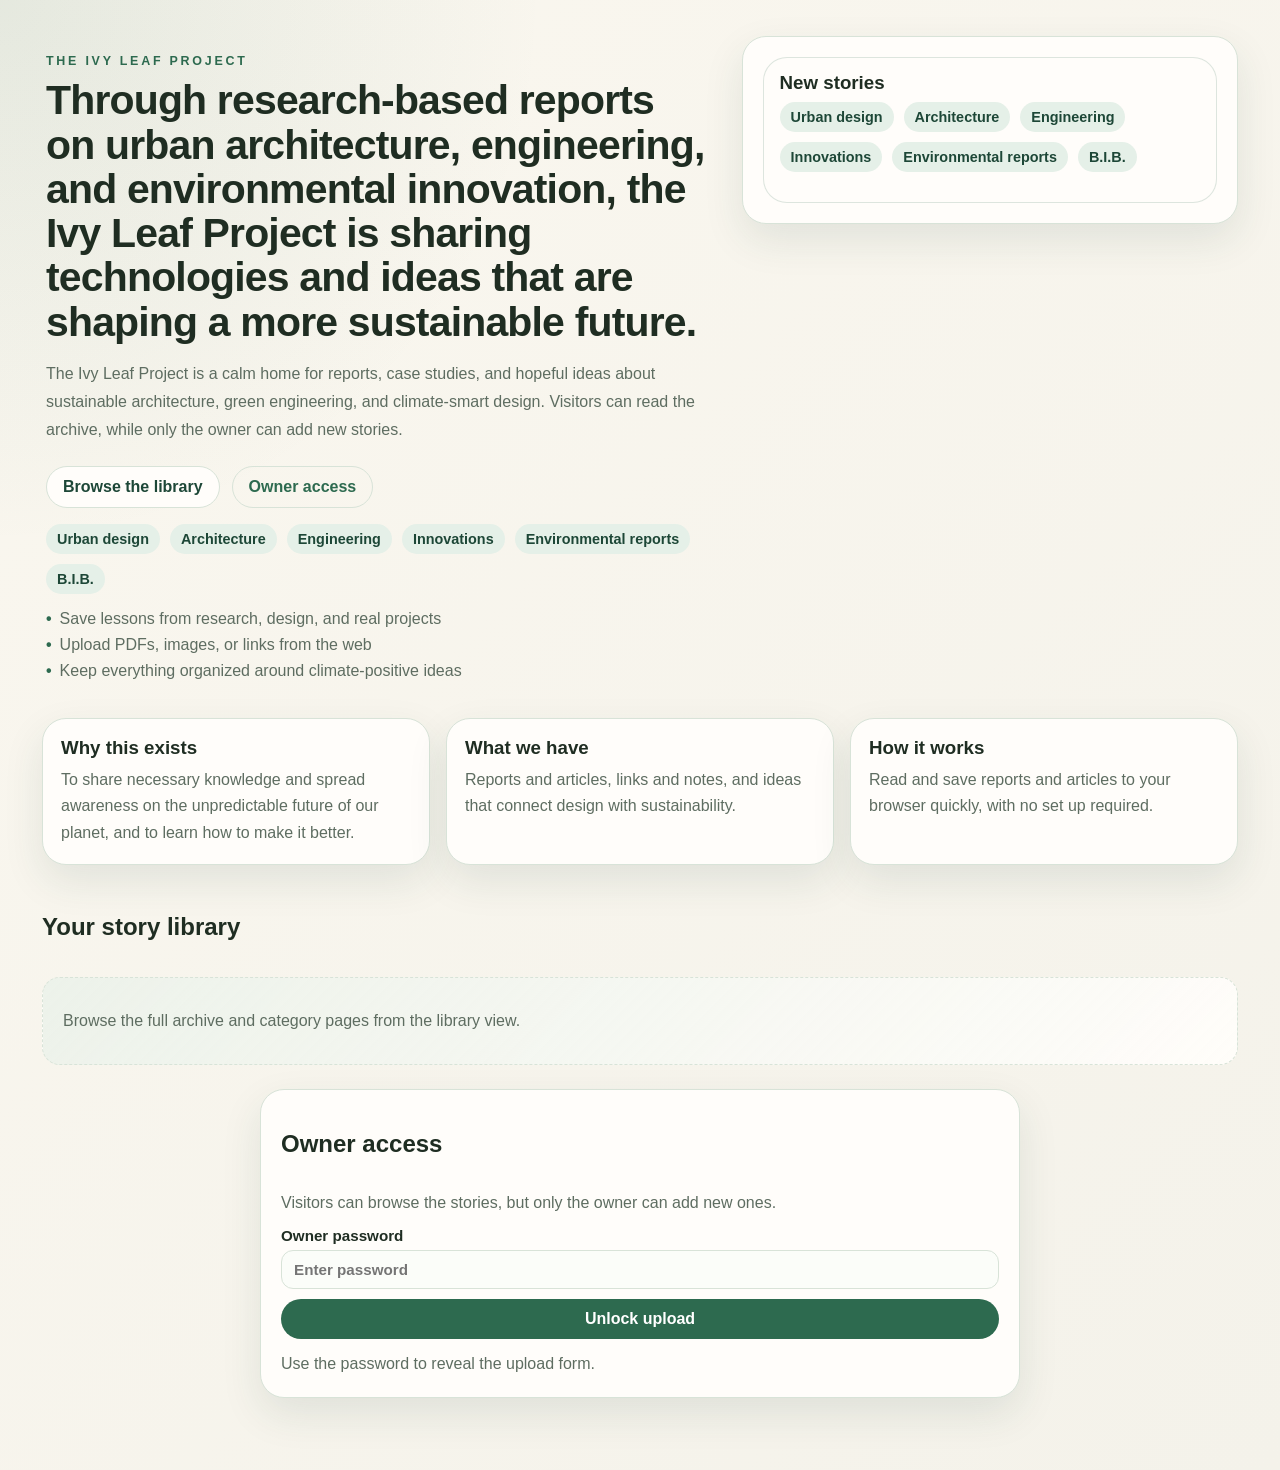
<file: index.html>
<!DOCTYPE html>
<html lang="en">
  <head>
    <meta charset="UTF-8" />
    <meta name="viewport" content="width=device-width, initial-scale=1.0" />
    <meta name="description" content="Ivy Leaf is a simple space to collect ideas, stories, and reports about sustainable architecture and engineering." />
    <title>The Ivy Leaf Project</title>
    <link rel="stylesheet" href="styles.css?v=20260920-3" />
  </head>
  <body>
    <main class="page-shell">
      <header class="hero">
        <div class="hero-content">
          <p class="eyebrow">The Ivy Leaf Project</p>
          <h1>Through research-based reports on urban architecture, engineering, and environmental innovation, the Ivy Leaf Project is sharing technologies and ideas that are shaping a more sustainable future.</h1>
          <p class="hero-copy">
            The Ivy Leaf Project is a calm home for reports, case studies, and hopeful ideas about sustainable architecture,
            green engineering, and climate-smart design. Visitors can read the archive, while only the owner can add new stories.
          </p>
          <div class="hero-actions">
            <a class="button secondary" href="library.html">Browse the library</a>
            <a class="button ghost" href="#owner-access">Owner access</a>
          </div>
          <div class="topic-row" aria-label="New stories">
            <a class="topic-pill" href="urban-design.html">Urban design</a>
            <a class="topic-pill" href="architecture.html">Architecture</a>
            <a class="topic-pill" href="engineering.html">Engineering</a>
            <a class="topic-pill" href="innovations.html">Innovations</a>
            <a class="topic-pill" href="environmental-reports.html">Environmental reports</a>
            <a class="topic-pill" href="building-it-better.html">B.I.B.</a>
          </div>
          <ul class="feature-list">
            <li>Save lessons from research, design, and real projects</li>
            <li>Upload PDFs, images, or links from the web</li>
            <li>Keep everything organized around climate-positive ideas</li>
          </ul>
        </div>

        <div class="hero-card">
          <div class="info-card compact-card">
            <h3>New stories</h3>
            <div class="topic-row" aria-label="New stories">
              <a class="topic-pill" href="urban-design.html">Urban design</a>
              <a class="topic-pill" href="architecture.html">Architecture</a>
              <a class="topic-pill" href="engineering.html">Engineering</a>
              <a class="topic-pill" href="innovations.html">Innovations</a>
              <a class="topic-pill" href="environmental-reports.html">Environmental reports</a>
              <a class="topic-pill" href="building-it-better.html">B.I.B.</a>
            </div>
          </div>
        </div>
      </header>

      <section class="intro-grid" aria-label="How Ivy Leaf helps">
        <article class="info-card">
          <h3>Why this exists</h3>
          <p>To share necessary knowledge and spread awareness on the unpredictable future of our planet, and to learn how to make it better.</p>
        </article>
        <article class="info-card">
          <h3>What we have</h3>
          <p>Reports and articles, links and notes, and ideas that connect design with sustainability.</p>
        </article>
        <article class="info-card">
          <h3>How it works</h3>
          <p>Read and save reports and articles to your browser quickly, with no set up required.</p>
        </article>
      </section>

      <section class="library-section" id="library-section">
        <div class="section-heading">
          <h2>Your story library</h2>
        </div>
        <div class="archive-preview">
          <p>Browse the full archive and category pages from the library view.</p>
        </div>
      </section>

      <section class="owner-section" id="owner-access">
        <div class="owner-card">
          <div id="unlock-panel" class="upload-panel">
            <h2>Owner access</h2>
            <p class="upload-copy">Visitors can browse the stories, but only the owner can add new ones.</p>
            <form id="unlock-form" class="unlock-form">
              <label>
                Owner password
                <input name="password" type="password" placeholder="Enter password" />
              </label>
              <button type="submit">Unlock upload</button>
            </form>
            <p id="unlock-message" class="unlock-message">Use the password to reveal the upload form.</p>
          </div>

          <div id="upload-form-wrapper" class="upload-form-wrapper hidden">
            <h2>Add a new story</h2>
            <form id="report-form">
              <label>
                Story title
                <input name="title" type="text" placeholder="Passive house case study" required />
              </label>
              <label>
                Theme
                <input name="category" type="text" placeholder="Energy / Materials / Urban planning" />
              </label>
              <label>
                Source link
                <input name="sourceUrl" type="url" placeholder="https://..." />
              </label>
              <label>
                What stood out?
                <textarea name="notes" rows="3" placeholder="Share a key insight, lesson, or hopeful idea."></textarea>
              </label>
              <label>
                Upload multiple screenshots/images for this story
                <input name="file" type="file" accept="image/*" multiple />
              </label>
              <button type="submit">Save story</button>
            </form>
          </div>
        </div>
      </section>
    </main>

    <script type="module" src="app.js?v=20260920-3"></script>
  </body>
</html>
</file>
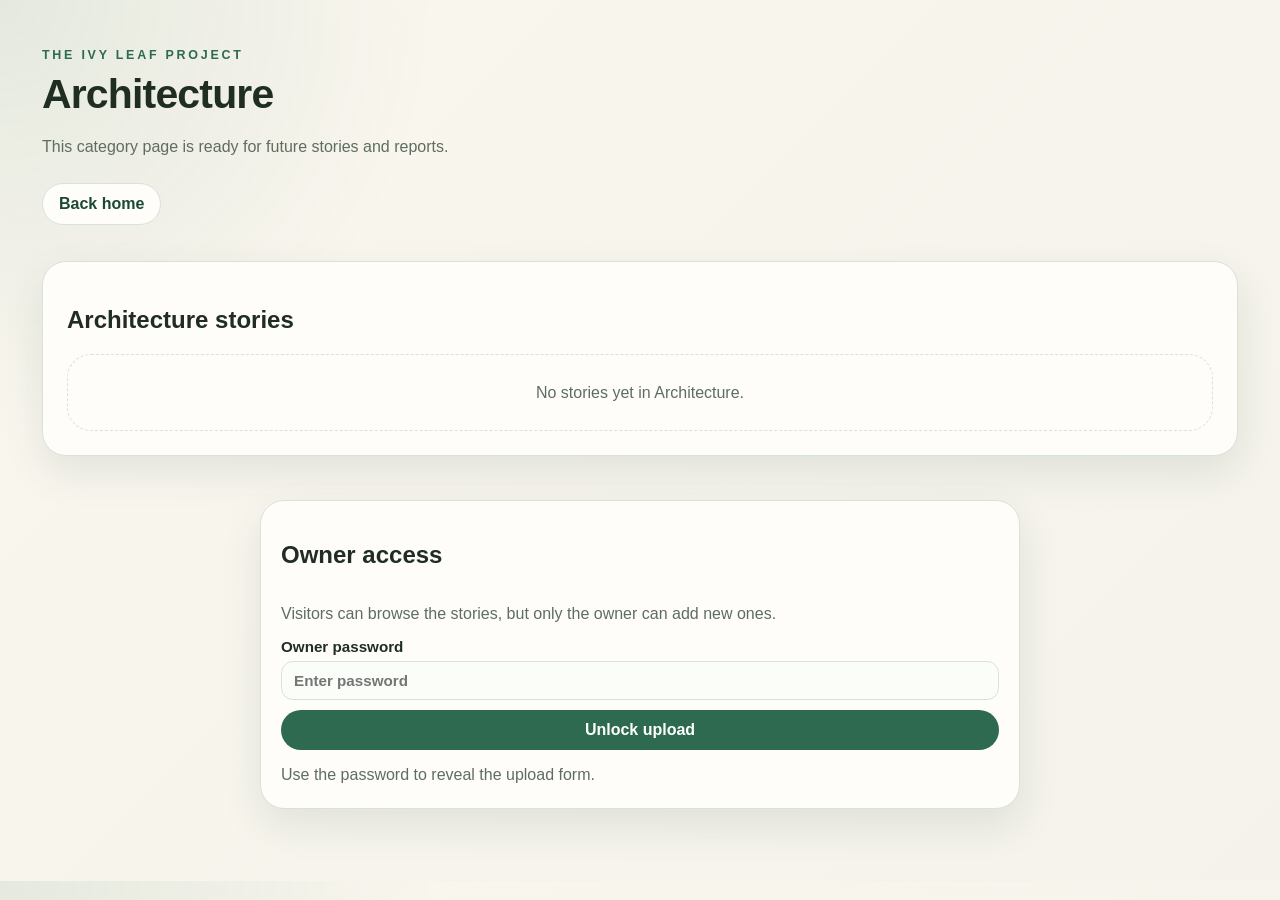
<file: architecture.html>
<!DOCTYPE html>
<html lang="en">
  <head>
    <meta charset="UTF-8" />
    <meta name="viewport" content="width=device-width, initial-scale=1.0" />
    <title>Architecture | The Ivy Leaf Project</title>
    <link rel="stylesheet" href="styles.css?v=20260920-3" />
  </head>
  <body>
    <main class="page-shell archive-page">
      <header class="archive-header">
        <p class="eyebrow">The Ivy Leaf Project</p>
        <h1>Architecture</h1>
        <p class="hero-copy">This category page is ready for future stories and reports.</p>
        <div class="hero-actions">
          <a class="button secondary" href="index.html">Back home</a>
        </div>
      </header>
      <section class="archive-card">
        <h2>Architecture stories</h2>
        <div id="report-list" class="report-list"></div>
      </section>

      <section class="owner-section" id="owner-access">
        <div class="owner-card">
          <div id="unlock-panel" class="upload-panel">
            <h2>Owner access</h2>
            <p class="upload-copy">Visitors can browse the stories, but only the owner can add new ones.</p>
            <form id="unlock-form" class="unlock-form">
              <label>
                Owner password
                <input name="password" type="password" placeholder="Enter password" />
              </label>
              <button type="submit">Unlock upload</button>
            </form>
            <p id="unlock-message" class="unlock-message">Use the password to reveal the upload form.</p>
          </div>

          <div id="upload-form-wrapper" class="upload-form-wrapper hidden">
            <h2>Add a new story</h2>
            <form id="report-form">
              <label>
                Story title
                <input name="title" type="text" placeholder="Passive house case study" required />
              </label>
              <label>
                Theme
                <input name="category" type="text" placeholder="Energy / Materials / Urban planning" />
              </label>
              <label>
                Source link
                <input name="sourceUrl" type="url" placeholder="https://..." />
              </label>
              <label>
                What stood out?
                <textarea name="notes" rows="3" placeholder="Share a key insight, lesson, or hopeful idea."></textarea>
              </label>
              <label>
                Upload multiple screenshots/images for this story
                <input name="file" type="file" accept="image/*" multiple />
              </label>
              <button type="submit">Save story</button>
            </form>
          </div>
        </div>
      </section>
    </main>
    <script type="module" src="app.js?v=20260920-3"></script>
  </body>
</html>
</file>
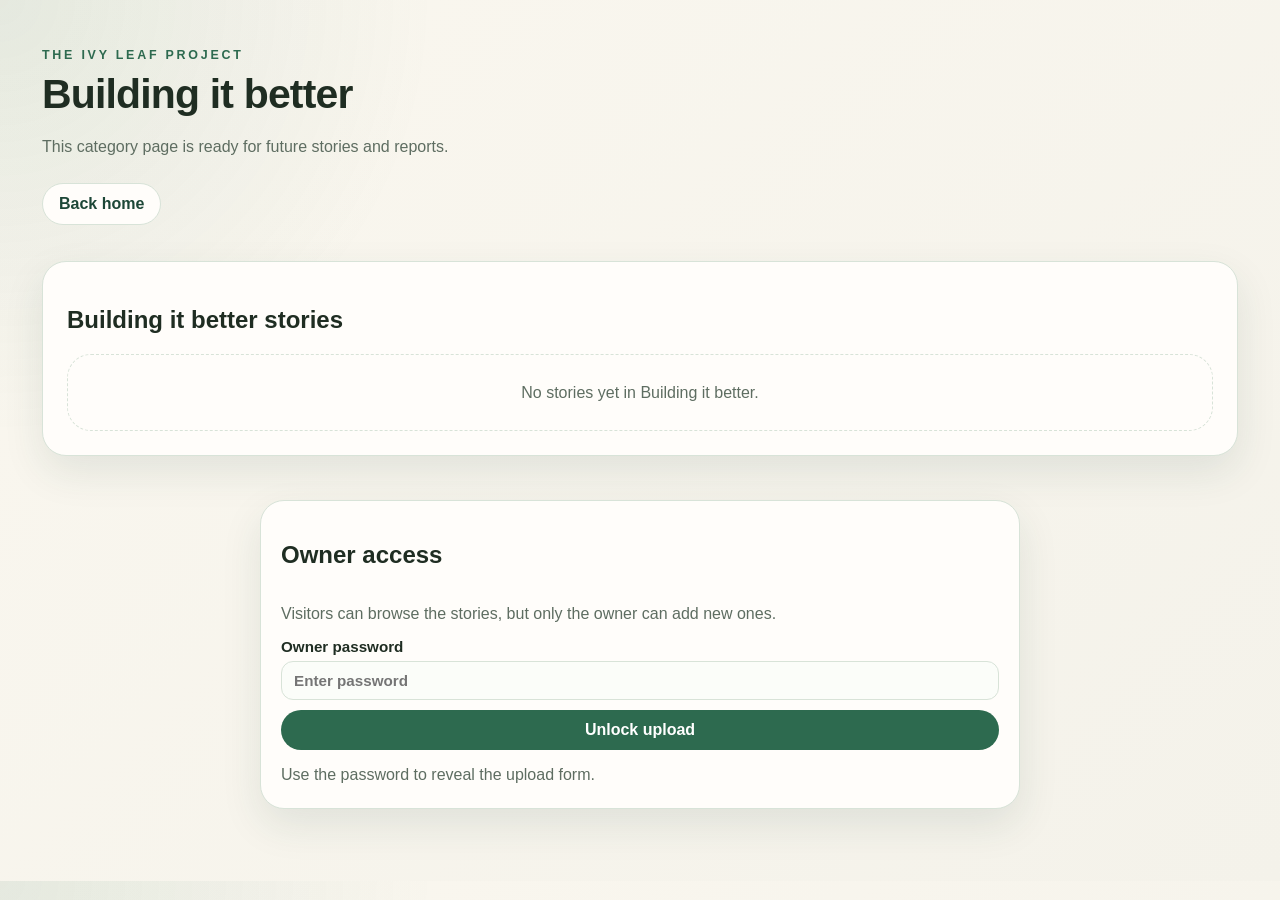
<file: building-it-better.html>
<!DOCTYPE html>
<html lang="en">
  <head>
    <meta charset="UTF-8" />
    <meta name="viewport" content="width=device-width, initial-scale=1.0" />
    <title>Building it better | The Ivy Leaf Project</title>
    <link rel="stylesheet" href="styles.css?v=20260920-3" />
  </head>
  <body>
    <main class="page-shell archive-page">
      <header class="archive-header">
        <p class="eyebrow">The Ivy Leaf Project</p>
        <h1>Building it better</h1>
        <p class="hero-copy">This category page is ready for future stories and reports.</p>
        <div class="hero-actions">
          <a class="button secondary" href="index.html">Back home</a>
        </div>
      </header>
      <section class="archive-card">
        <h2>Building it better stories</h2>
        <div id="report-list" class="report-list"></div>
      </section>

      <section class="owner-section" id="owner-access">
        <div class="owner-card">
          <div id="unlock-panel" class="upload-panel">
            <h2>Owner access</h2>
            <p class="upload-copy">Visitors can browse the stories, but only the owner can add new ones.</p>
            <form id="unlock-form" class="unlock-form">
              <label>
                Owner password
                <input name="password" type="password" placeholder="Enter password" />
              </label>
              <button type="submit">Unlock upload</button>
            </form>
            <p id="unlock-message" class="unlock-message">Use the password to reveal the upload form.</p>
          </div>

          <div id="upload-form-wrapper" class="upload-form-wrapper hidden">
            <h2>Add a new story</h2>
            <form id="report-form">
              <label>
                Story title
                <input name="title" type="text" placeholder="Passive house case study" required />
              </label>
              <label>
                Theme
                <input name="category" type="text" placeholder="Energy / Materials / Urban planning" />
              </label>
              <label>
                Source link
                <input name="sourceUrl" type="url" placeholder="https://..." />
              </label>
              <label>
                What stood out?
                <textarea name="notes" rows="3" placeholder="Share a key insight, lesson, or hopeful idea."></textarea>
              </label>
              <label>
                Upload multiple screenshots/images for this story
                <input name="file" type="file" accept="image/*" multiple />
              </label>
              <button type="submit">Save story</button>
            </form>
          </div>
        </div>
      </section>
    </main>
    <script type="module" src="app.js?v=20260920-3"></script>
  </body>
</html>
</file>
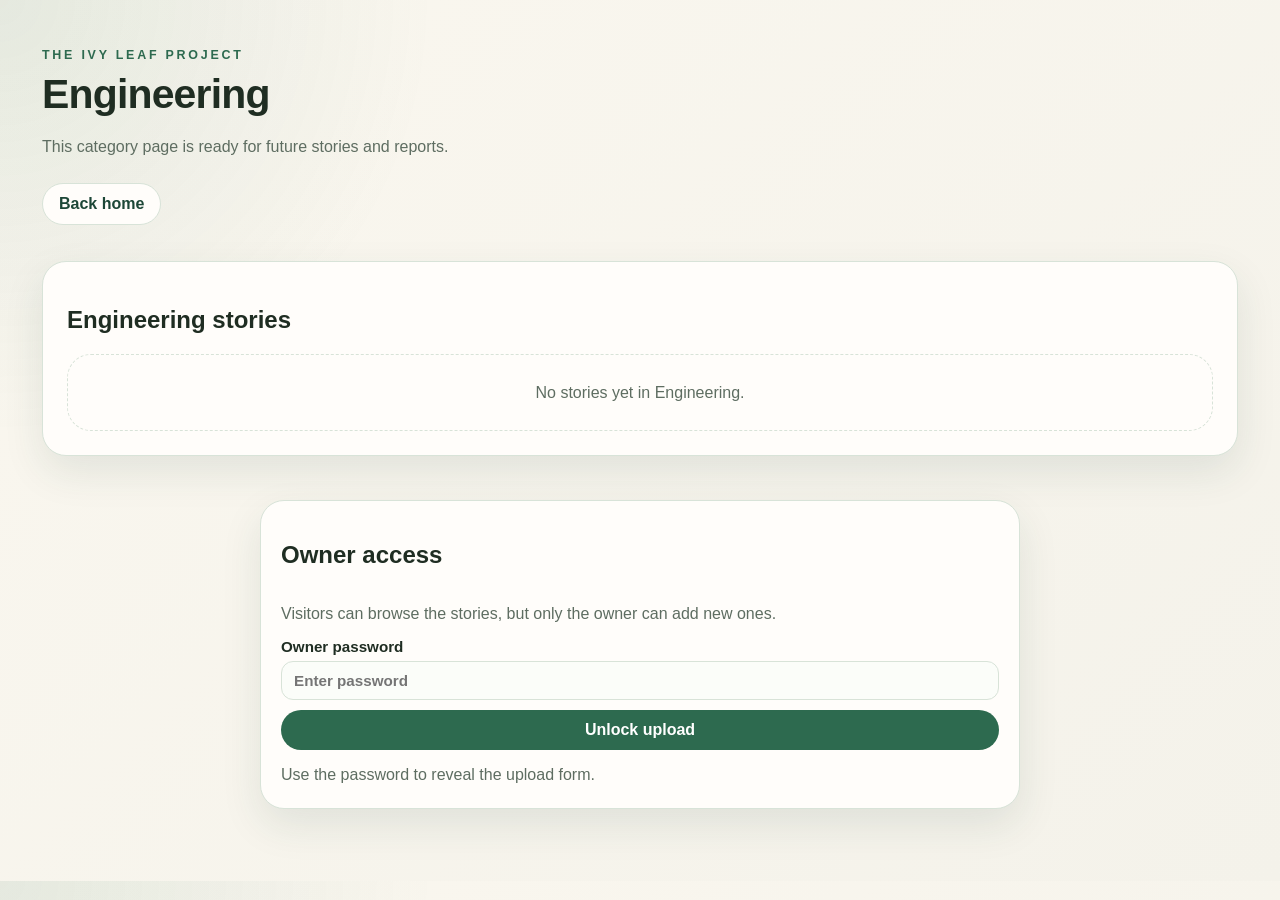
<file: engineering.html>
<!DOCTYPE html>
<html lang="en">
  <head>
    <meta charset="UTF-8" />
    <meta name="viewport" content="width=device-width, initial-scale=1.0" />
    <title>Engineering | The Ivy Leaf Project</title>
    <link rel="stylesheet" href="styles.css?v=20260920-3" />
  </head>
  <body>
    <main class="page-shell archive-page">
      <header class="archive-header">
        <p class="eyebrow">The Ivy Leaf Project</p>
        <h1>Engineering</h1>
        <p class="hero-copy">This category page is ready for future stories and reports.</p>
        <div class="hero-actions">
          <a class="button secondary" href="index.html">Back home</a>
        </div>
      </header>
      <section class="archive-card">
        <h2>Engineering stories</h2>
        <div id="report-list" class="report-list"></div>
      </section>

      <section class="owner-section" id="owner-access">
        <div class="owner-card">
          <div id="unlock-panel" class="upload-panel">
            <h2>Owner access</h2>
            <p class="upload-copy">Visitors can browse the stories, but only the owner can add new ones.</p>
            <form id="unlock-form" class="unlock-form">
              <label>
                Owner password
                <input name="password" type="password" placeholder="Enter password" />
              </label>
              <button type="submit">Unlock upload</button>
            </form>
            <p id="unlock-message" class="unlock-message">Use the password to reveal the upload form.</p>
          </div>

          <div id="upload-form-wrapper" class="upload-form-wrapper hidden">
            <h2>Add a new story</h2>
            <form id="report-form">
              <label>
                Story title
                <input name="title" type="text" placeholder="Passive house case study" required />
              </label>
              <label>
                Theme
                <input name="category" type="text" placeholder="Energy / Materials / Urban planning" />
              </label>
              <label>
                Source link
                <input name="sourceUrl" type="url" placeholder="https://..." />
              </label>
              <label>
                What stood out?
                <textarea name="notes" rows="3" placeholder="Share a key insight, lesson, or hopeful idea."></textarea>
              </label>
              <label>
                Upload multiple screenshots/images for this story
                <input name="file" type="file" accept="image/*" multiple />
              </label>
              <button type="submit">Save story</button>
            </form>
          </div>
        </div>
      </section>
    </main>
    <script type="module" src="app.js?v=20260920-3"></script>
  </body>
</html>
</file>
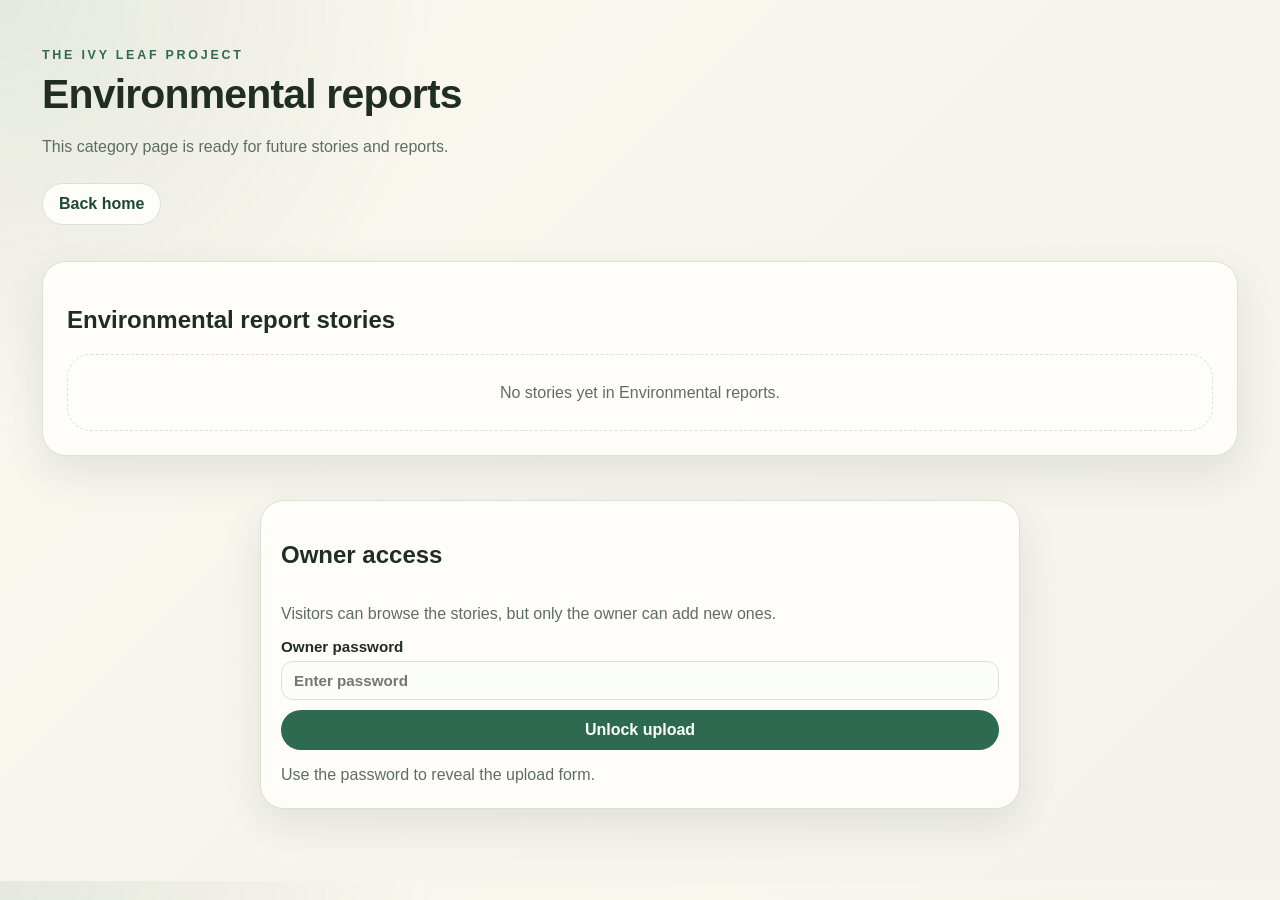
<file: environmental-reports.html>
<!DOCTYPE html>
<html lang="en">
  <head>
    <meta charset="UTF-8" />
    <meta name="viewport" content="width=device-width, initial-scale=1.0" />
    <title>Environmental Reports | The Ivy Leaf Project</title>
    <link rel="stylesheet" href="styles.css?v=20260920-3" />
  </head>
  <body>
    <main class="page-shell archive-page">
      <header class="archive-header">
        <p class="eyebrow">The Ivy Leaf Project</p>
        <h1>Environmental reports</h1>
        <p class="hero-copy">This category page is ready for future stories and reports.</p>
        <div class="hero-actions">
          <a class="button secondary" href="index.html">Back home</a>
        </div>
      </header>
      <section class="archive-card">
        <h2>Environmental report stories</h2>
        <div id="report-list" class="report-list"></div>
      </section>

      <section class="owner-section" id="owner-access">
        <div class="owner-card">
          <div id="unlock-panel" class="upload-panel">
            <h2>Owner access</h2>
            <p class="upload-copy">Visitors can browse the stories, but only the owner can add new ones.</p>
            <form id="unlock-form" class="unlock-form">
              <label>
                Owner password
                <input name="password" type="password" placeholder="Enter password" />
              </label>
              <button type="submit">Unlock upload</button>
            </form>
            <p id="unlock-message" class="unlock-message">Use the password to reveal the upload form.</p>
          </div>

          <div id="upload-form-wrapper" class="upload-form-wrapper hidden">
            <h2>Add a new story</h2>
            <form id="report-form">
              <label>
                Story title
                <input name="title" type="text" placeholder="Passive house case study" required />
              </label>
              <label>
                Theme
                <input name="category" type="text" placeholder="Energy / Materials / Urban planning" />
              </label>
              <label>
                Source link
                <input name="sourceUrl" type="url" placeholder="https://..." />
              </label>
              <label>
                What stood out?
                <textarea name="notes" rows="3" placeholder="Share a key insight, lesson, or hopeful idea."></textarea>
              </label>
              <label>
                Upload multiple screenshots/images for this story
                <input name="file" type="file" accept="image/*" multiple />
              </label>
              <button type="submit">Save story</button>
            </form>
          </div>
        </div>
      </section>
    </main>
    <script type="module" src="app.js?v=20260920-3"></script>
  </body>
</html>
</file>
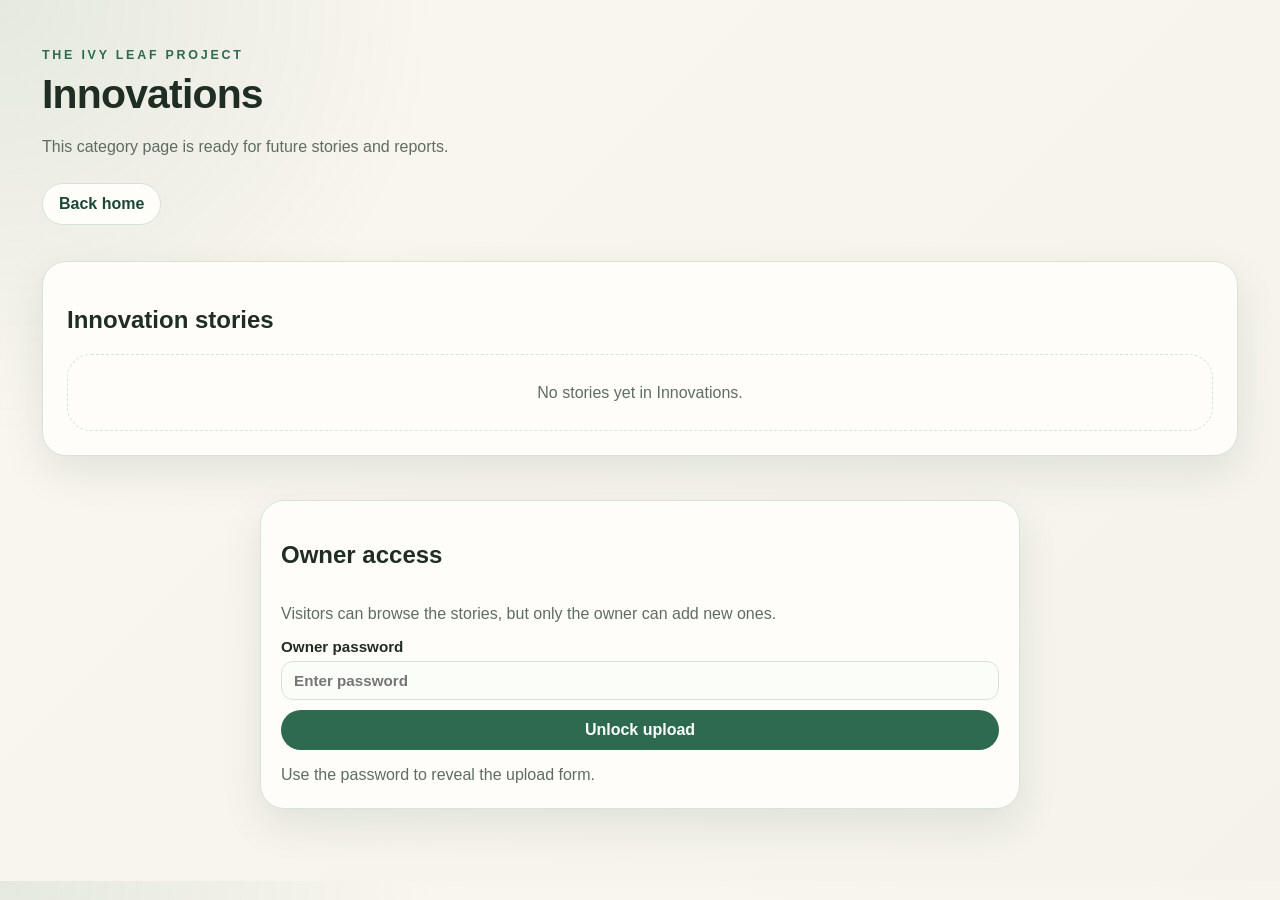
<file: innovations.html>
<!DOCTYPE html>
<html lang="en">
  <head>
    <meta charset="UTF-8" />
    <meta name="viewport" content="width=device-width, initial-scale=1.0" />
    <title>Innovations | The Ivy Leaf Project</title>
    <link rel="stylesheet" href="styles.css?v=20260920-3" />
  </head>
  <body>
    <main class="page-shell archive-page">
      <header class="archive-header">
        <p class="eyebrow">The Ivy Leaf Project</p>
        <h1>Innovations</h1>
        <p class="hero-copy">This category page is ready for future stories and reports.</p>
        <div class="hero-actions">
          <a class="button secondary" href="index.html">Back home</a>
        </div>
      </header>
      <section class="archive-card">
        <h2>Innovation stories</h2>
        <div id="report-list" class="report-list"></div>
      </section>

      <section class="owner-section" id="owner-access">
        <div class="owner-card">
          <div id="unlock-panel" class="upload-panel">
            <h2>Owner access</h2>
            <p class="upload-copy">Visitors can browse the stories, but only the owner can add new ones.</p>
            <form id="unlock-form" class="unlock-form">
              <label>
                Owner password
                <input name="password" type="password" placeholder="Enter password" />
              </label>
              <button type="submit">Unlock upload</button>
            </form>
            <p id="unlock-message" class="unlock-message">Use the password to reveal the upload form.</p>
          </div>

          <div id="upload-form-wrapper" class="upload-form-wrapper hidden">
            <h2>Add a new story</h2>
            <form id="report-form">
              <label>
                Story title
                <input name="title" type="text" placeholder="Passive house case study" required />
              </label>
              <label>
                Theme
                <input name="category" type="text" placeholder="Energy / Materials / Urban planning" />
              </label>
              <label>
                Source link
                <input name="sourceUrl" type="url" placeholder="https://..." />
              </label>
              <label>
                What stood out?
                <textarea name="notes" rows="3" placeholder="Share a key insight, lesson, or hopeful idea."></textarea>
              </label>
              <label>
                Upload multiple screenshots/images for this story
                <input name="file" type="file" accept="image/*" multiple />
              </label>
              <button type="submit">Save story</button>
            </form>
          </div>
        </div>
      </section>
    </main>
    <script type="module" src="app.js?v=20260920-3"></script>
  </body>
</html>
</file>
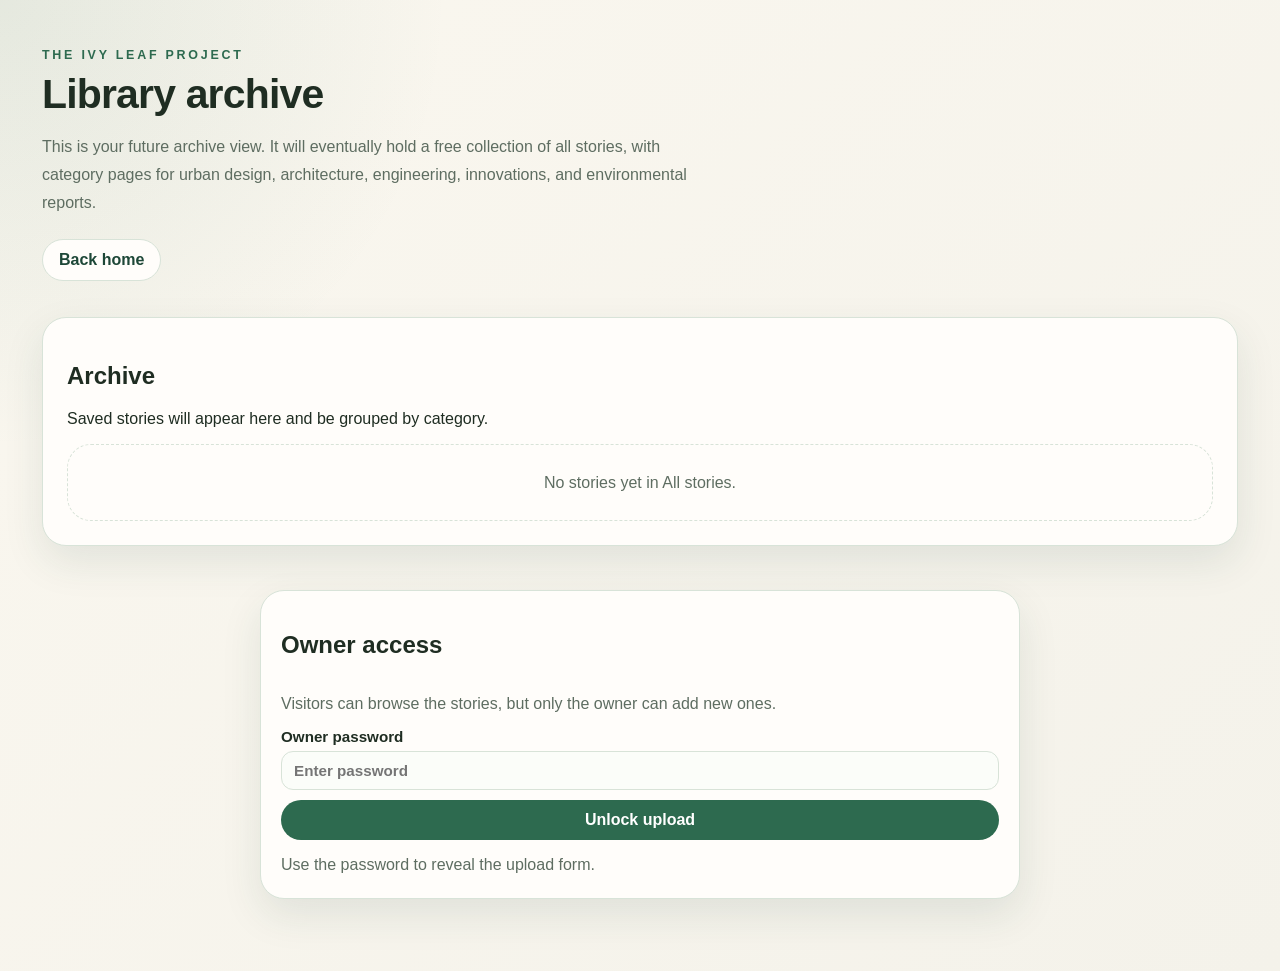
<file: library.html>
<!DOCTYPE html>
<html lang="en">
  <head>
    <meta charset="UTF-8" />
    <meta name="viewport" content="width=device-width, initial-scale=1.0" />
    <title>Library | The Ivy Leaf Project</title>
    <link rel="stylesheet" href="styles.css?v=20260920-3" />
  </head>
  <body>
    <main class="page-shell archive-page">
      <header class="archive-header">
        <p class="eyebrow">The Ivy Leaf Project</p>
        <h1>Library archive</h1>
        <p class="hero-copy">
          This is your future archive view. It will eventually hold a free collection of all stories,
          with category pages for urban design, architecture, engineering, innovations, and environmental reports.
        </p>
        <div class="hero-actions">
          <a class="button secondary" href="index.html">Back home</a>
        </div>
      </header>

      <section class="archive-card">
        <h2>Archive</h2>
        <p>Saved stories will appear here and be grouped by category.</p>
        <div id="report-list" class="report-list"></div>
      </section>

      <section class="owner-section" id="owner-access">
        <div class="owner-card">
          <div id="unlock-panel" class="upload-panel">
            <h2>Owner access</h2>
            <p class="upload-copy">Visitors can browse the stories, but only the owner can add new ones.</p>
            <form id="unlock-form" class="unlock-form">
              <label>
                Owner password
                <input name="password" type="password" placeholder="Enter password" />
              </label>
              <button type="submit">Unlock upload</button>
            </form>
            <p id="unlock-message" class="unlock-message">Use the password to reveal the upload form.</p>
          </div>

          <div id="upload-form-wrapper" class="upload-form-wrapper hidden">
            <h2>Add a new story</h2>
            <form id="report-form">
              <label>
                Story title
                <input name="title" type="text" placeholder="Passive house case study" required />
              </label>
              <label>
                Theme
                <input name="category" type="text" placeholder="Energy / Materials / Urban planning" />
              </label>
              <label>
                Source link
                <input name="sourceUrl" type="url" placeholder="https://..." />
              </label>
              <label>
                What stood out?
                <textarea name="notes" rows="3" placeholder="Share a key insight, lesson, or hopeful idea."></textarea>
              </label>
              <label>
                Upload multiple screenshots/images for this story
                <input name="file" type="file" accept="image/*" multiple />
              </label>
              <button type="submit">Save story</button>
            </form>
          </div>
        </div>
      </section>
    </main>

    <script type="module" src="app.js?v=20260920-3"></script>
  </body>
</html>
</file>
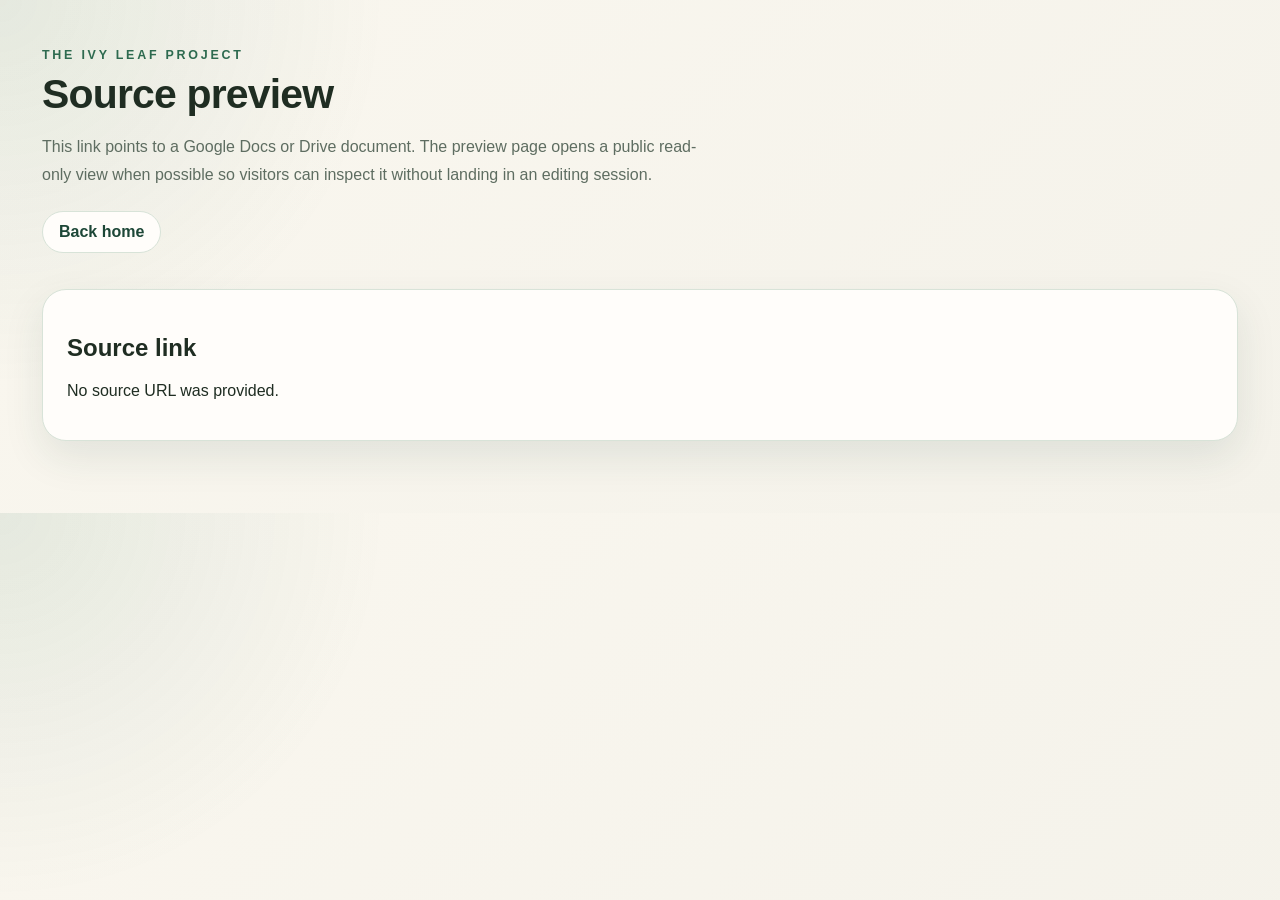
<file: source-preview.html>
<!DOCTYPE html>
<html lang="en">
  <head>
    <meta charset="UTF-8" />
    <meta name="viewport" content="width=device-width, initial-scale=1.0" />
    <title>Source Preview | The Ivy Leaf Project</title>
    <link rel="stylesheet" href="styles.css?v=20260718-2" />
  </head>
  <body>
    <main class="page-shell archive-page">
      <header class="archive-header">
        <p class="eyebrow">The Ivy Leaf Project</p>
        <h1>Source preview</h1>
        <p class="hero-copy">This link points to a Google Docs or Drive document. The preview page opens a public read-only view when possible so visitors can inspect it without landing in an editing session.</p>
        <div class="hero-actions">
          <a class="button secondary" href="index.html">Back home</a>
          <a id="original-link" class="button primary" href="#">Open public view</a>
        </div>
      </header>

      <section class="archive-card">
        <h2>Source link</h2>
        <p id="source-url-display">No source URL was provided.</p>
        <p id="public-note" class="notes"></p>
      </section>
    </main>

    <script>
      const params = new URLSearchParams(window.location.search);
      const originalUrl = params.get("url") || "";
      const display = document.getElementById("source-url-display");
      const button = document.getElementById("original-link");
      const note = document.getElementById("public-note");

      function getPublicViewUrl(url) {
        if (!url) return "";

        const trimmedUrl = url.trim();
        const docsMatch = trimmedUrl.match(/https?:\/\/docs\.google\.com\/(document|spreadsheets|presentation|drawings)\/d\/([^/]+)\/(?:edit|view|pub|preview)?/i);

        if (docsMatch) {
          return `https://docs.google.com/${docsMatch[1]}/d/${docsMatch[2]}/view?usp=sharing`;
        }

        const driveFileMatch = trimmedUrl.match(/https?:\/\/drive\.google\.com\/file\/d\/([^/]+)\/view/i);
        if (driveFileMatch) {
          return `https://drive.google.com/file/d/${driveFileMatch[1]}/view?usp=sharing`;
        }

        const driveOpenMatch = trimmedUrl.match(/https?:\/\/drive\.google\.com\/open\?id=([^&]+)/i);
        if (driveOpenMatch) {
          return `https://drive.google.com/file/d/${driveOpenMatch[1]}/view?usp=sharing`;
        }

        return trimmedUrl;
      }

      if (originalUrl) {
        const publicViewUrl = getPublicViewUrl(originalUrl);
        display.textContent = originalUrl;
        button.href = publicViewUrl || originalUrl;
        button.target = "_blank";
        button.rel = "noreferrer";

        if (publicViewUrl && publicViewUrl !== originalUrl) {
          note.textContent = "Opened as a public viewing link to avoid an edit session.";
        } else {
          note.textContent = "This link is already a public view or does not need conversion.";
        }
      } else {
        button.style.display = "none";
      }
    </script>
  </body>
</html>
</file>
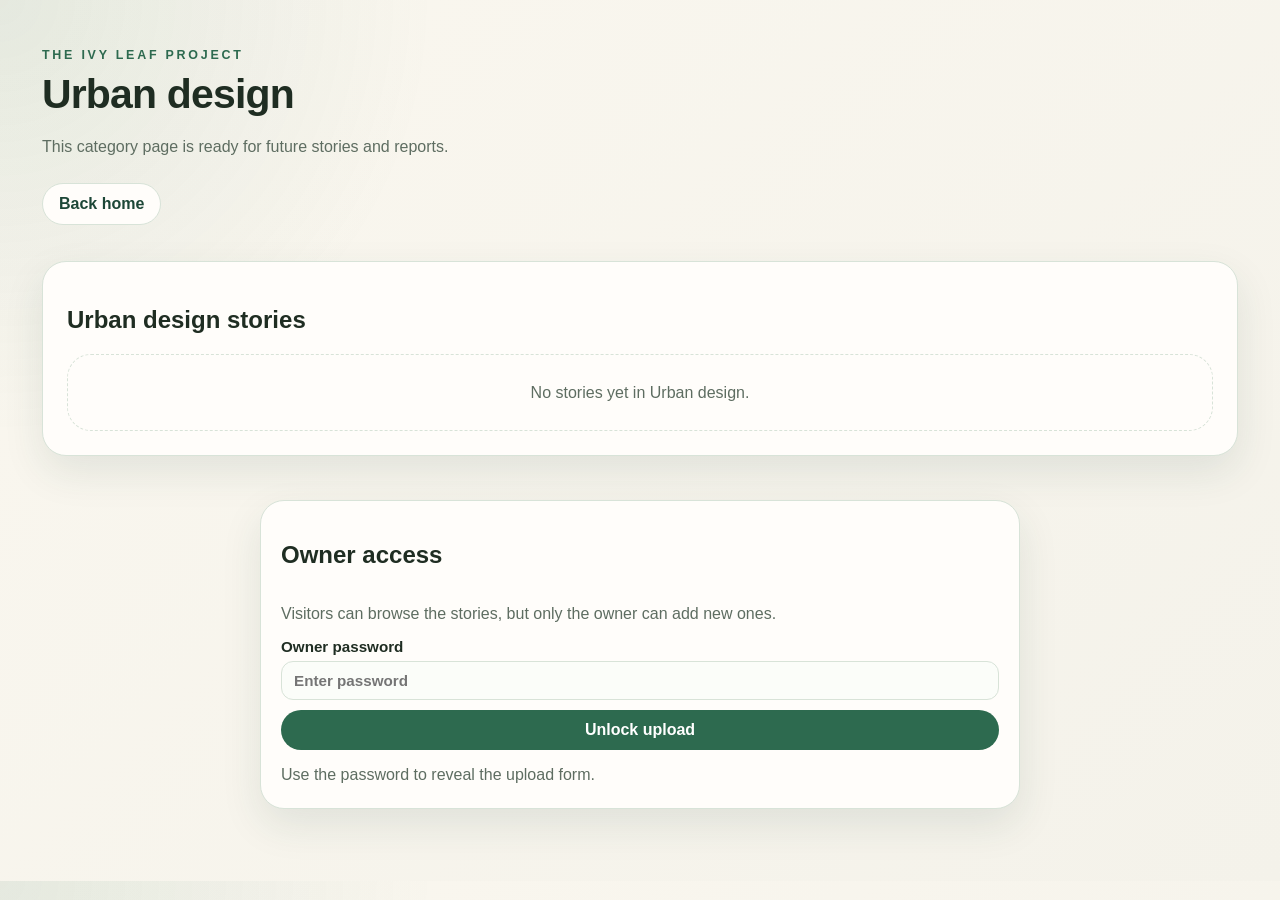
<file: urban-design.html>
<!DOCTYPE html>
<html lang="en">
  <head>
    <meta charset="UTF-8" />
    <meta name="viewport" content="width=device-width, initial-scale=1.0" />
    <title>Urban Design | The Ivy Leaf Project</title>
    <link rel="stylesheet" href="styles.css?v=20260920-3" />
  </head>
  <body>
    <main class="page-shell archive-page">
      <header class="archive-header">
        <p class="eyebrow">The Ivy Leaf Project</p>
        <h1>Urban design</h1>
        <p class="hero-copy">This category page is ready for future stories and reports.</p>
        <div class="hero-actions">
          <a class="button secondary" href="index.html">Back home</a>
        </div>
      </header>
      <section class="archive-card">
        <h2>Urban design stories</h2>
        <div id="report-list" class="report-list"></div>
      </section>

      <section class="owner-section" id="owner-access">
        <div class="owner-card">
          <div id="unlock-panel" class="upload-panel">
            <h2>Owner access</h2>
            <p class="upload-copy">Visitors can browse the stories, but only the owner can add new ones.</p>
            <form id="unlock-form" class="unlock-form">
              <label>
                Owner password
                <input name="password" type="password" placeholder="Enter password" />
              </label>
              <button type="submit">Unlock upload</button>
            </form>
            <p id="unlock-message" class="unlock-message">Use the password to reveal the upload form.</p>
          </div>

          <div id="upload-form-wrapper" class="upload-form-wrapper hidden">
            <h2>Add a new story</h2>
            <form id="report-form">
              <label>
                Story title
                <input name="title" type="text" placeholder="Passive house case study" required />
              </label>
              <label>
                Theme
                <input name="category" type="text" placeholder="Energy / Materials / Urban planning" />
              </label>
              <label>
                Source link
                <input name="sourceUrl" type="url" placeholder="https://..." />
              </label>
              <label>
                What stood out?
                <textarea name="notes" rows="3" placeholder="Share a key insight, lesson, or hopeful idea."></textarea>
              </label>
              <label>
                Upload multiple screenshots/images for this story
                <input name="file" type="file" accept="image/*" multiple />
              </label>
              <button type="submit">Save story</button>
            </form>
          </div>
        </div>
      </section>
    </main>
    <script type="module" src="app.js?v=20260920-3"></script>
  </body>
</html>
</file>
<file: styles.css>
:root {
  color-scheme: light;
  --bg: #f4f2ea;
  --card: #fffdfa;
  --text: #1f2d22;
  --muted: #5e6d61;
  --accent: #2d6a4f;
  --accent-dark: #1d4737;
  --accent-soft: #e5f0e8;
  --border: #d8e3d8;
  --shadow: 0 16px 40px rgba(29, 71, 55, 0.10);
  --radius: 24px;
}

* {
  box-sizing: border-box;
}

html {
  scroll-behavior: smooth;
}

body {
  margin: 0;
  font-family: Inter, "Segoe UI", Roboto, sans-serif;
  background:
    radial-gradient(circle at top left, rgba(45, 106, 79, 0.10), transparent 28%),
    linear-gradient(135deg, #faf7ef 0%, var(--bg) 100%);
  color: var(--text);
}

.page-shell {
  max-width: 1240px;
  margin: 0 auto;
  padding: 36px 22px 72px;
}

.hero {
  display: grid;
  grid-template-columns: 1.15fr 0.85fr;
  gap: 28px;
  align-items: start;
  margin-bottom: 32px;
}

.hero-content {
  padding: 6px 4px;
}

.eyebrow {
  text-transform: uppercase;
  letter-spacing: 0.22em;
  font-size: 0.78rem;
  color: var(--accent);
  font-weight: 700;
  margin-bottom: 10px;
}

h1 {
  margin: 0 0 14px;
  font-size: clamp(2rem, 3.2vw, 3rem);
  line-height: 1.08;
  letter-spacing: -0.02em;
}

.hero-copy {
  font-size: 1rem;
  line-height: 1.75;
  color: var(--muted);
  max-width: 680px;
}

.hero-actions {
  display: flex;
  flex-wrap: wrap;
  gap: 12px;
  margin: 22px 0 16px;
}

.button.ghost {
  background: transparent;
  color: var(--accent);
  border: 1px solid var(--border);
}

.topic-row {
  display: flex;
  flex-wrap: wrap;
  gap: 10px;
  margin-bottom: 16px;
}

.topic-pill {
  display: inline-flex;
  align-items: center;
  padding: 7px 11px;
  border-radius: 999px;
  background: var(--accent-soft);
  color: var(--accent-dark);
  font-size: 0.9rem;
  font-weight: 600;
  text-decoration: none;
  transition: transform 180ms ease, background 180ms ease;
}

.topic-pill:hover {
  background: var(--accent);
  color: white;
  transform: translateY(-1px);
}

.button {
  display: inline-flex;
  align-items: center;
  justify-content: center;
  border-radius: 999px;
  padding: 11px 16px;
  text-decoration: none;
  font-weight: 700;
  transition: transform 180ms ease, box-shadow 180ms ease;
}

.button.primary {
  background: var(--accent);
  color: white;
  box-shadow: 0 10px 24px rgba(45, 106, 79, 0.18);
}

.button.secondary {
  background: var(--card);
  color: var(--accent-dark);
  border: 1px solid var(--border);
}

.button:hover {
  transform: translateY(-1px);
}

.remove-button {
  background: #8c2f2f;
  color: white;
  padding: 8px 12px;
  border-radius: 999px;
  font-size: 0.9rem;
}

.feature-list {
  display: grid;
  gap: 8px;
  padding: 0;
  margin: 0;
  list-style: none;
  color: var(--muted);
}

.feature-list li::before {
  content: "•";
  color: var(--accent);
  font-weight: 700;
  margin-right: 8px;
}

.hero-card,
.report-card,
.info-card,
.archive-card {
  background: var(--card);
  border: 1px solid var(--border);
  border-radius: var(--radius);
  box-shadow: var(--shadow);
}

.hero-card {
  padding: 20px;
}

.hero-card .info-card {
  border: 1px solid rgba(45, 106, 79, 0.16);
}

.upload-panel,
.upload-form-wrapper {
  display: grid;
  gap: 12px;
}

.upload-copy,
.unlock-message {
  margin: 0;
  color: var(--muted);
  line-height: 1.6;
}

.unlock-form {
  display: grid;
  gap: 10px;
}

.hidden {
  display: none;
}

form {
  display: grid;
  gap: 12px;
}

label {
  display: grid;
  gap: 6px;
  font-weight: 600;
  font-size: 0.95rem;
}

input,
textarea,
button {
  font: inherit;
}

input,
textarea {
  width: 100%;
  border: 1px solid var(--border);
  border-radius: 12px;
  padding: 10px 12px;
  background: #fbfdf9;
}

button {
  border: 0;
  border-radius: 999px;
  padding: 11px 16px;
  background: var(--accent);
  color: white;
  cursor: pointer;
  font-weight: 700;
}

.intro-grid {
  display: grid;
  grid-template-columns: repeat(3, minmax(0, 1fr));
  gap: 16px;
  margin-bottom: 28px;
}

.info-card {
  padding: 18px;
}

.compact-card {
  padding: 14px 16px;
  border: 1px solid var(--border);
  box-shadow: none;
}

.info-card h3 {
  margin-top: 0;
  margin-bottom: 8px;
}

.info-card p {
  margin: 0;
  color: var(--muted);
  line-height: 1.65;
}

.library-section {
  margin-top: 10px;
}

.owner-section {
  margin-top: 24px;
}

.owner-card {
  max-width: 760px;
  margin: 0 auto;
  padding: 20px;
  background: var(--card);
  border: 1px solid var(--border);
  border-radius: var(--radius);
  box-shadow: var(--shadow);
}

.archive-page {
  display: grid;
  gap: 20px;
}

.archive-header {
  max-width: 760px;
}

.archive-card {
  padding: 24px;
  background: var(--card);
  border: 1px solid var(--border);
  border-radius: var(--radius);
  box-shadow: var(--shadow);
}

.archive-preview {
  padding: 18px 20px;
  background: linear-gradient(135deg, rgba(229, 240, 232, 0.6), rgba(255, 253, 250, 0.95));
  border: 1px dashed var(--border);
  border-radius: 18px;
  color: var(--muted);
}

.section-heading {
  display: flex;
  justify-content: space-between;
  align-items: center;
  gap: 12px;
  margin-bottom: 16px;
}

.section-heading p {
  color: var(--muted);
  margin: 0;
}

.report-list {
  display: grid;
  gap: 16px;
  grid-template-columns: repeat(auto-fit, minmax(280px, 1fr));
}

.report-card {
  padding: 18px;
  display: grid;
  gap: 10px;
  transition: transform 180ms ease, box-shadow 180ms ease;
}

.report-card:hover {
  transform: translateY(-2px);
}

.report-card h3 {
  margin: 0;
  font-size: 1.1rem;
}

.badge {
  display: inline-block;
  width: fit-content;
  padding: 4px 8px;
  border-radius: 999px;
  background: var(--accent-soft);
  color: var(--accent);
  font-size: 0.8rem;
  font-weight: 700;
}

.meta,
.notes {
  color: var(--muted);
  line-height: 1.55;
}

.engagement-meta {
  color: var(--accent);
  font-size: 0.92rem;
  font-weight: 600;
  margin: 4px 0 0;
}

.card-actions {
  display: flex;
  flex-wrap: wrap;
  gap: 10px;
  margin-top: 4px;
}

.action-button {
  padding: 8px 12px;
  border-radius: 999px;
  background: var(--accent-soft);
  color: var(--accent-dark);
  font-weight: 700;
}

.action-button:hover {
  background: var(--accent);
  color: white;
}

.preview {
  border: 1px solid var(--border);
  border-radius: 12px;
  overflow: hidden;
  background: #fdfdf8;
}

.preview img,
.preview iframe {
  width: 100%;
  max-height: 260px;
  object-fit: cover;
  border: 0;
}

.preview iframe {
  min-height: 240px;
}

.story-expanded {
  display: grid;
  gap: 12px;
  padding-top: 4px;
}

.story-copy {
  margin: 0;
  color: var(--muted);
  line-height: 1.7;
  white-space: pre-wrap;
}

.story-gallery {
  display: grid;
  grid-template-columns: repeat(auto-fit, minmax(150px, 1fr));
  gap: 10px;
}

.story-gallery img {
  width: 100%;
  max-height: 220px;
  object-fit: cover;
  border: 1px solid var(--border);
  border-radius: 12px;
  background: #fafaf5;
}

.empty-state {
  padding: 24px;
  text-align: center;
  color: var(--muted);
  background: var(--card);
  border: 1px dashed var(--border);
  border-radius: var(--radius);
}

.empty-state p {
  margin: 0;
  line-height: 1.7;
}

@media (max-width: 900px) {
  .intro-grid {
    grid-template-columns: 1fr;
  }
}

@media (max-width: 800px) {
  .hero {
    grid-template-columns: 1fr;
  }

  .section-heading {
    flex-direction: column;
    align-items: flex-start;
  }
}
</file>
